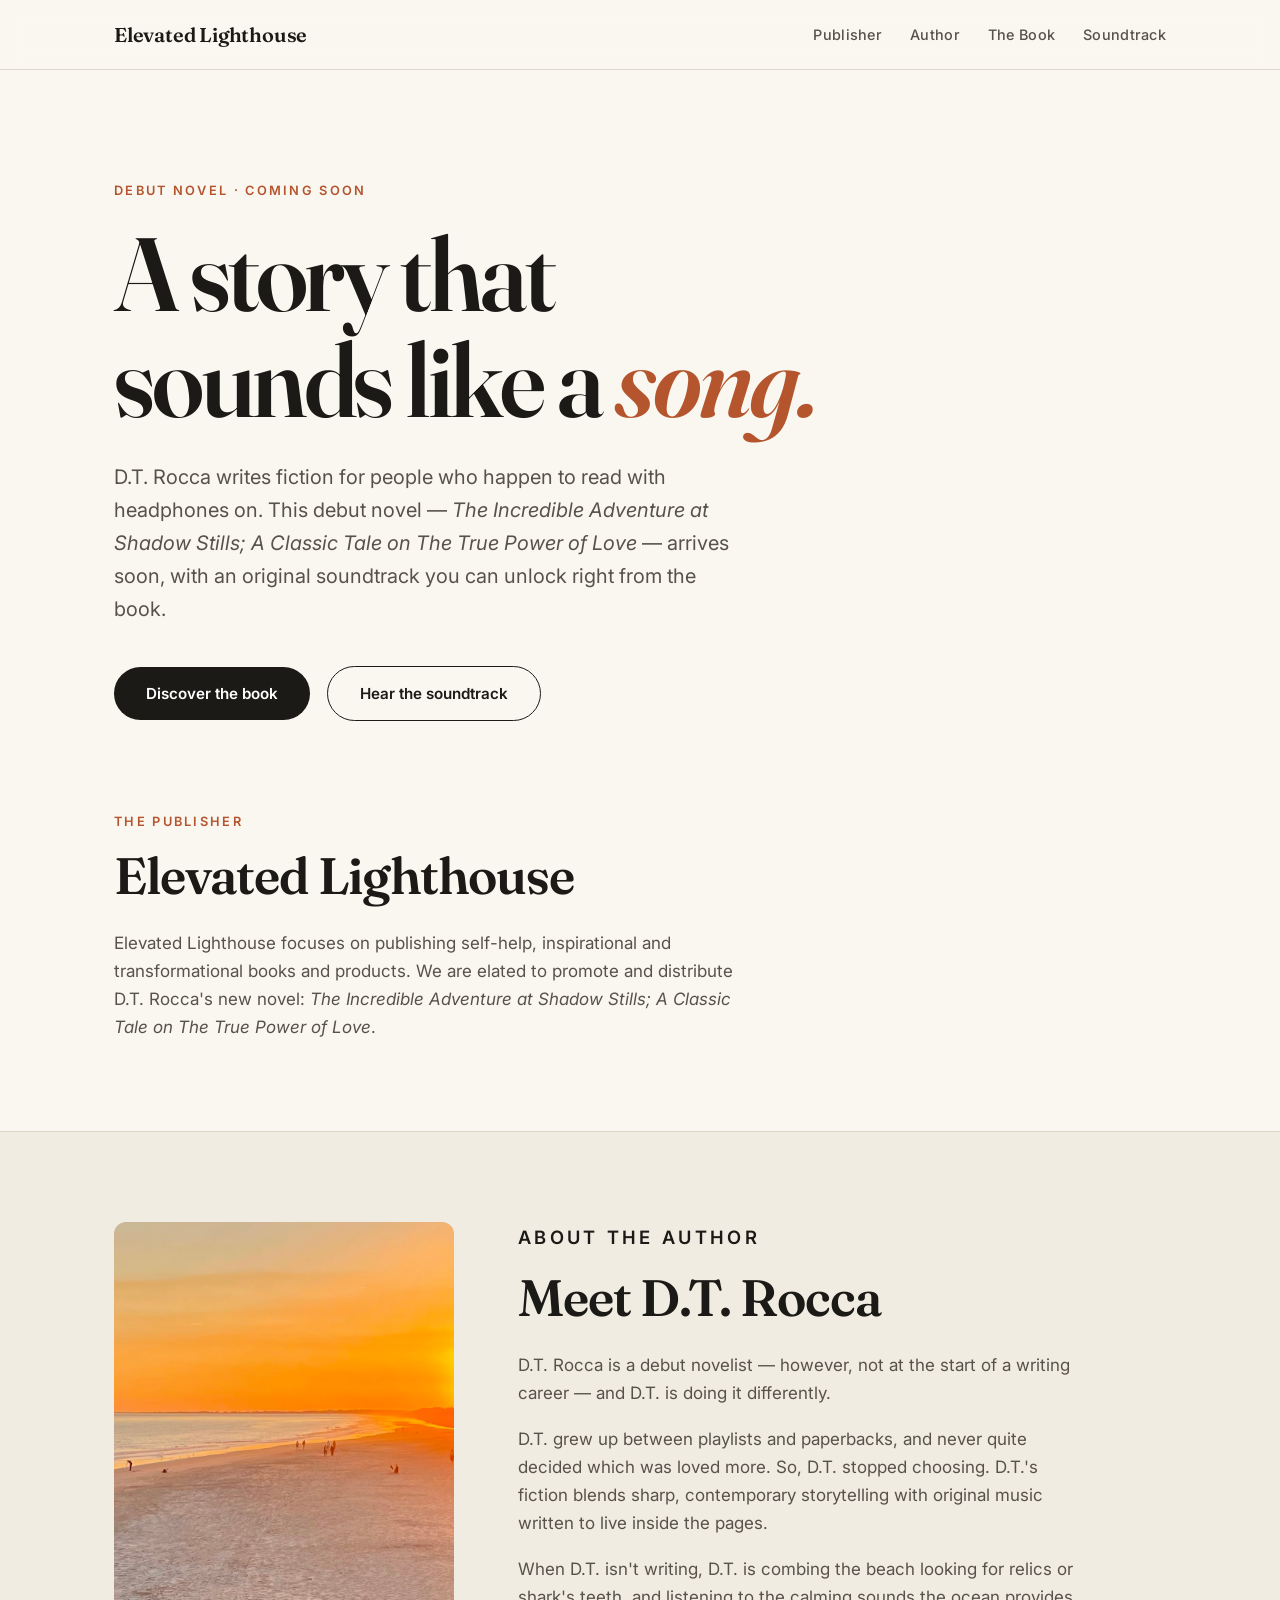
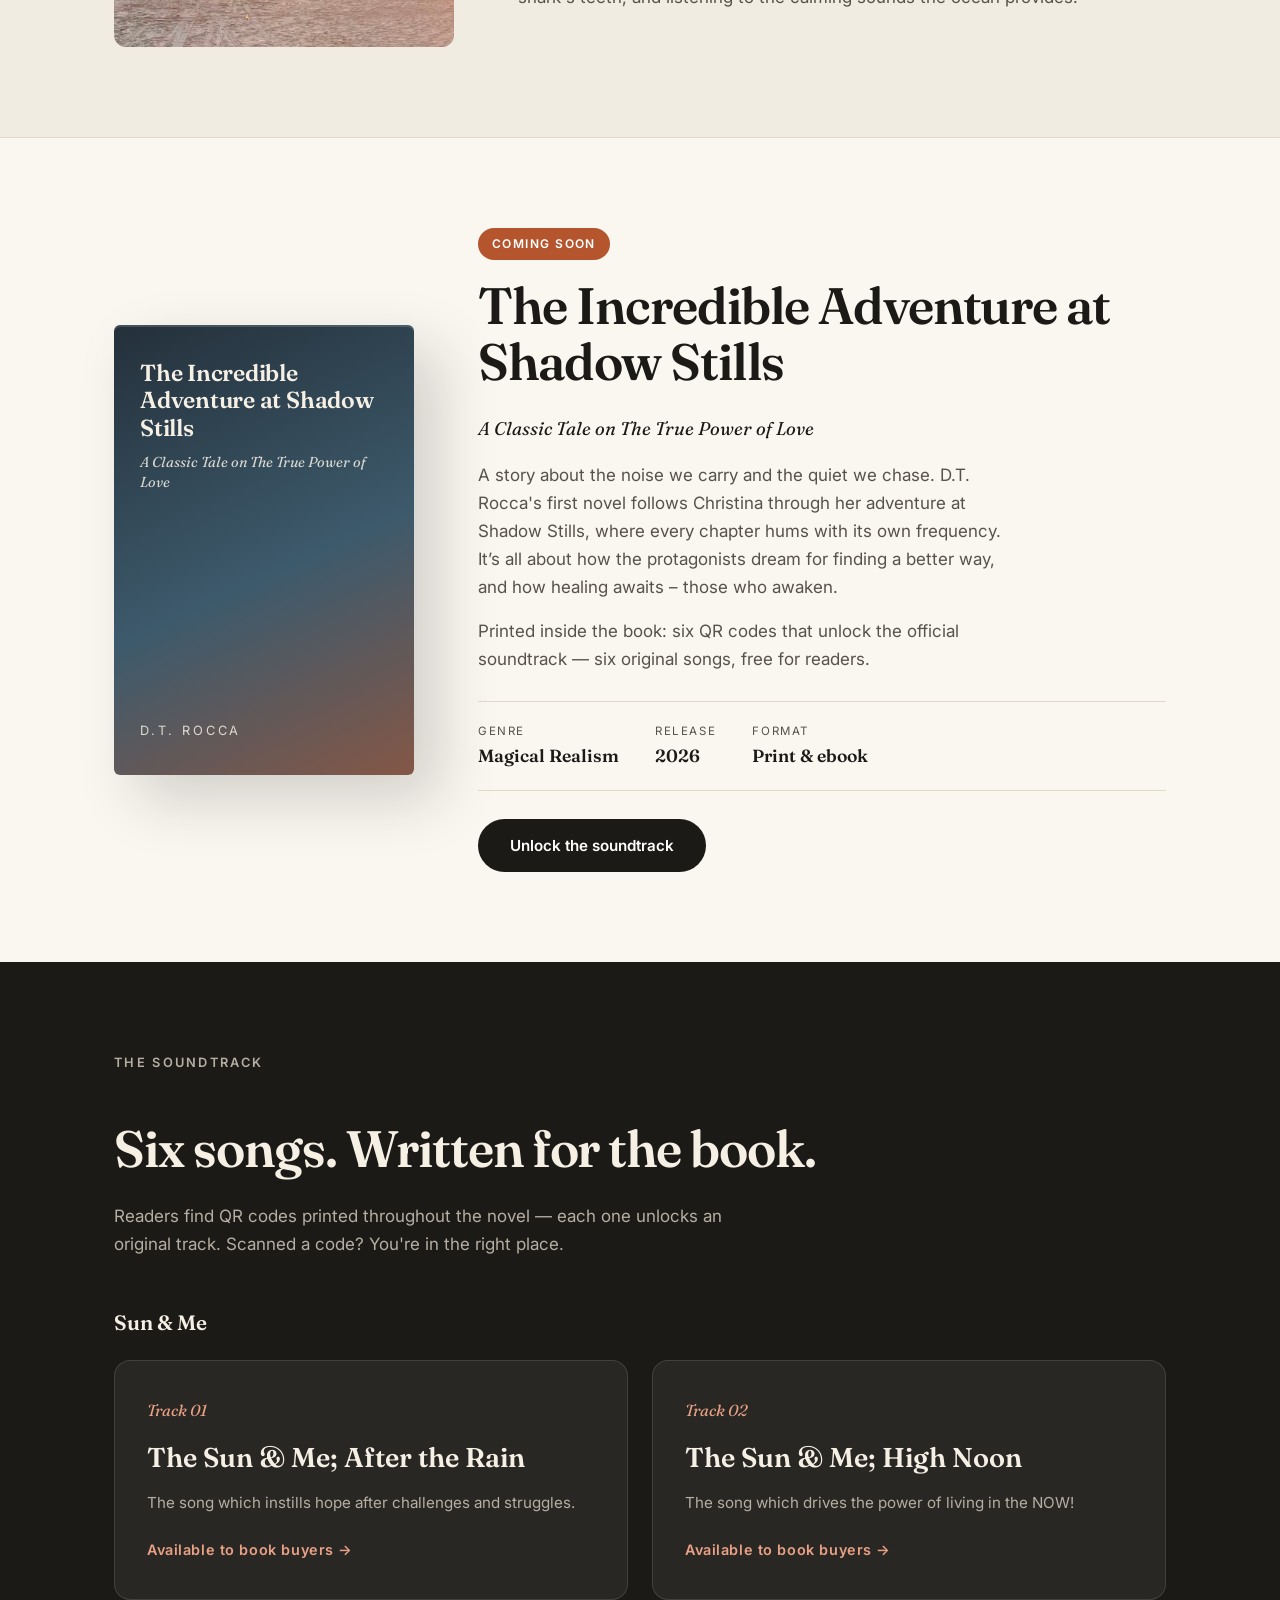
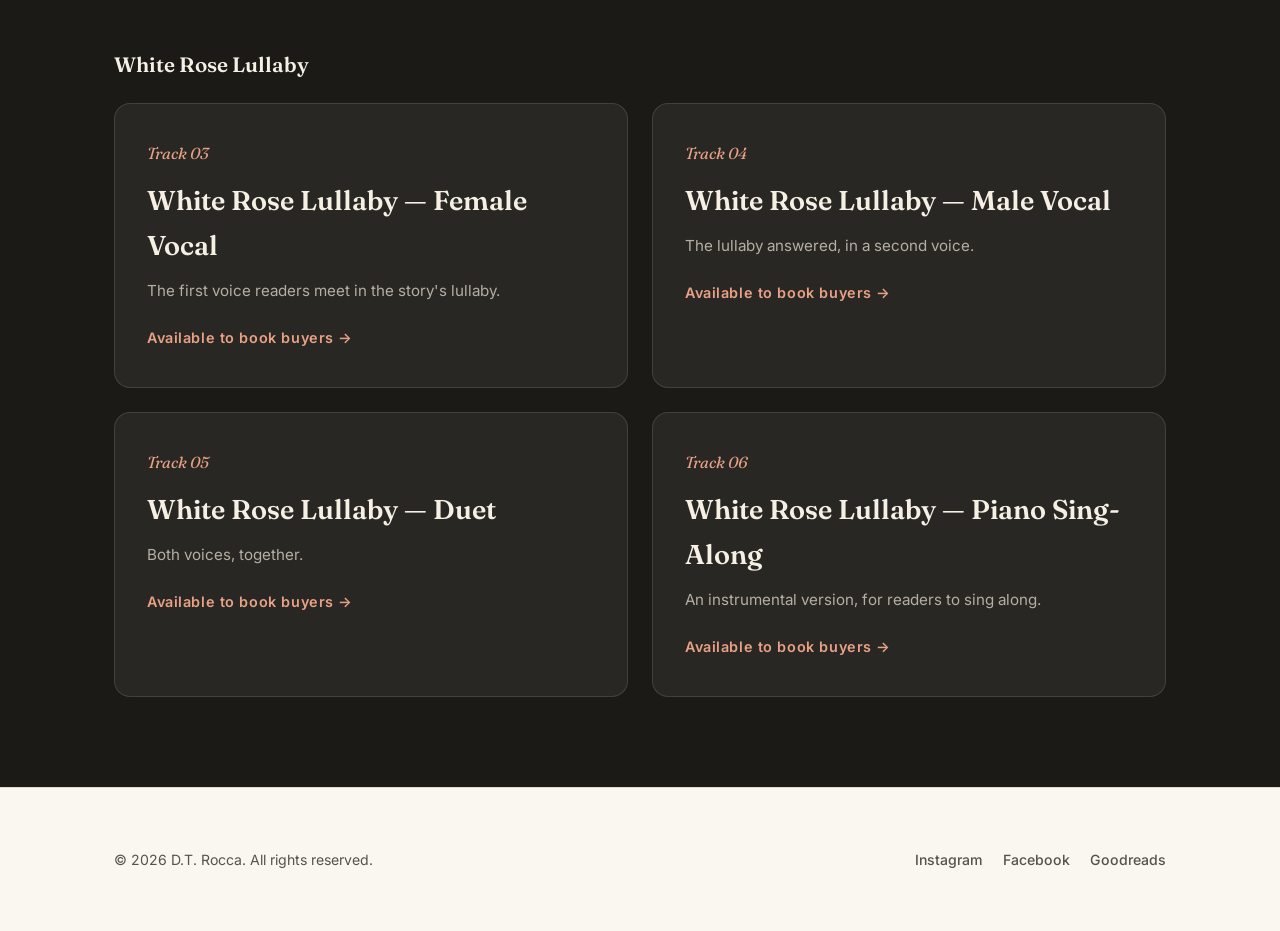
<file: index.html>
<!DOCTYPE html>
<html lang="en">
<head>
  <meta charset="UTF-8">
  <meta name="viewport" content="width=device-width, initial-scale=1.0">
  <title>Elevated Lighthouse — Publisher of D.T. Rocca</title>
  <meta name="description" content="Elevated Lighthouse publishes self-help, inspirational and transformational books. Coming soon: D.T. Rocca's debut novel, The Incredible Adventure at Shadow Stills — with an original six-song soundtrack.">
  <link rel="preconnect" href="https://fonts.googleapis.com">
  <link href="https://fonts.googleapis.com/css2?family=Fraunces:ital,wght@0,400;0,600;1,400&family=Inter:wght@400;500;600&display=swap" rel="stylesheet">
  <link rel="stylesheet" href="assets/css/style.css">
</head>
<body>

<nav>
  <div class="nav-inner">
    <a class="nav-logo" href="#">Elevated Lighthouse</a>
    <ul class="nav-links">
      <li><a href="#publisher">Publisher</a></li>
      <li><a href="#about">Author</a></li>
      <li><a href="#book">The Book</a></li>
      <li><a href="#soundtrack">Soundtrack</a></li>
    </ul>
  </div>
</nav>

<header class="hero">
  <div class="wrap">
    <p class="kicker reveal">Debut novel · Coming soon</p>
    <h1 class="reveal">A story that<br>sounds like a <em>song.</em></h1>
    <p class="lede reveal">D.T. Rocca writes fiction for people who happen to read with headphones on. This debut novel — <em>The Incredible Adventure at Shadow Stills; A Classic Tale on The True Power of Love</em> — arrives soon, with an original soundtrack you can unlock right from the book.</p>
    <div class="reveal">
      <a class="btn" href="#book">Discover the book</a>
      <a class="btn ghost" href="#soundtrack">Hear the soundtrack</a>
    </div>
  </div>
</header>

<section id="publisher" style="padding-top: 0;">
  <div class="wrap">
    <p class="section-label reveal">The publisher</p>
    <h2 class="reveal">Elevated Lighthouse</h2>
    <p class="reveal" style="color: var(--ink-soft); max-width: 620px;">Elevated Lighthouse focuses on publishing self-help, inspirational and transformational books and products. We are elated to promote and distribute D.T. Rocca's new novel: <em>The Incredible Adventure at Shadow Stills; A Classic Tale on The True Power of Love</em>.</p>
  </div>
</section>

<section class="about" id="about">
  <div class="wrap">
    <div class="about-grid">
      <div class="portrait reveal">
        <img src="assets/img/dan.jpg" alt="D.T. Rocca" style="width:100%;height:100%;object-fit:cover;border-radius:12px;">
      </div>
      <div class="about-text reveal">
        <p class="section-label">About the author</p>
        <h2>Meet D.T. Rocca</h2>
        <p>D.T. Rocca is a debut novelist — however, not at the start of a writing career — and D.T. is doing it differently.</p>
        <p>D.T. grew up between playlists and paperbacks, and never quite decided which was loved more. So, D.T. stopped choosing. D.T.'s fiction blends sharp, contemporary storytelling with original music written to live inside the pages.</p>
        <p>When D.T. isn't writing, D.T. is combing the beach looking for relics or shark's teeth, and listening to the calming sounds the ocean provides.</p>
      </div>
    </div>
  </div>
</section>

<section id="book">
  <div class="wrap">
    <div class="book-grid">
      <div class="book-cover reveal">
        <div>
          <span class="bc-title">The Incredible Adventure at Shadow Stills</span>
          <span class="bc-sub">A Classic Tale on The True Power of Love</span>
        </div>
        <span class="bc-author">D.T. Rocca</span>
      </div>
      <div class="book-info reveal">
        <span class="badge">Coming soon</span>
        <h2>The Incredible Adventure at Shadow Stills</h2>
        <p style="font-family: var(--serif); font-style: italic; font-size: 1.15rem; color: var(--ink);">A Classic Tale on The True Power of Love</p>
        <p> A story about the noise we carry and the quiet we chase. D.T. Rocca's first novel follows Christina through her adventure at Shadow Stills, where every chapter hums with its own frequency. It’s all about how the protagonists dream for finding a better way, and how healing awaits – those who awaken.</p>
        <p>Printed inside the book: six QR codes that unlock the official soundtrack — six original songs, free for readers.</p>
        <div class="book-meta">
          <div><span class="k">Genre</span><span class="v">Magical Realism</span></div>
          <div><span class="k">Release</span><span class="v">2026</span></div>
          <div><span class="k">Format</span><span class="v">Print &amp; ebook</span></div>
        </div>
        <a class="btn" href="#soundtrack">Unlock the soundtrack</a>
      </div>
    </div>
  </div>
</section>

<section class="soundtrack" id="soundtrack">
  <div class="wrap">
    <p class="section-label reveal">The soundtrack</p>
    <h2 class="reveal">Six songs. Written for the book.</h2>
    <p class="reveal">Readers find QR codes printed throughout the novel — each one unlocks an original track. Scanned a code? You're in the right place.</p>

    <div class="tracks-group reveal">
      <h3 class="tracks-group-title">Sun &amp; Me</h3>
      <div class="tracks">
        <div class="track-card reveal">
          <span class="track-num">Track 01</span>
          <h3>The Sun &amp; Me; After the Rain</h3>
          <p>The song which instills hope after challenges and struggles.</p>
          <span class="listen">Available to book buyers →</span>
        </div>
        <div class="track-card reveal">
          <span class="track-num">Track 02</span>
          <h3>The Sun &amp; Me; High Noon</h3>
          <p>The song which drives the power of living in the NOW!</p>
          <span class="listen">Available to book buyers →</span>
        </div>
      </div>
    </div>

    <div class="tracks-group reveal">
      <h3 class="tracks-group-title">White Rose Lullaby</h3>
      <div class="tracks">
        <div class="track-card reveal">
          <span class="track-num">Track 03</span>
          <h3>White Rose Lullaby — Female Vocal</h3>
          <p>The first voice readers meet in the story's lullaby.</p>
          <span class="listen">Available to book buyers →</span>
        </div>
        <div class="track-card reveal">
          <span class="track-num">Track 04</span>
          <h3>White Rose Lullaby — Male Vocal</h3>
          <p>The lullaby answered, in a second voice.</p>
          <span class="listen">Available to book buyers →</span>
        </div>
        <div class="track-card reveal">
          <span class="track-num">Track 05</span>
          <h3>White Rose Lullaby — Duet</h3>
          <p>Both voices, together.</p>
          <span class="listen">Available to book buyers →</span>
        </div>
        <div class="track-card reveal">
          <span class="track-num">Track 06</span>
          <h3>White Rose Lullaby — Piano Sing-Along</h3>
          <p>An instrumental version, for readers to sing along.</p>
          <span class="listen">Available to book buyers →</span>
        </div>
      </div>
    </div>
  </div>
</section>

<footer>
  <div class="wrap footer-inner">
    <p>© 2026 D.T. Rocca. All rights reserved.</p>
    <div class="socials">
      <a href="#">Instagram</a>
      <a href="#">Facebook</a>
      <a href="#">Goodreads</a>
    </div>
  </div>
</footer>

<script>
  const io = new IntersectionObserver(es => es.forEach(e => {
    if (e.isIntersecting) { e.target.classList.add('visible'); io.unobserve(e.target); }
  }), { threshold: 0.12 });
  document.querySelectorAll('.reveal').forEach(el => io.observe(el));
</script>
</body>
</html>
</file>
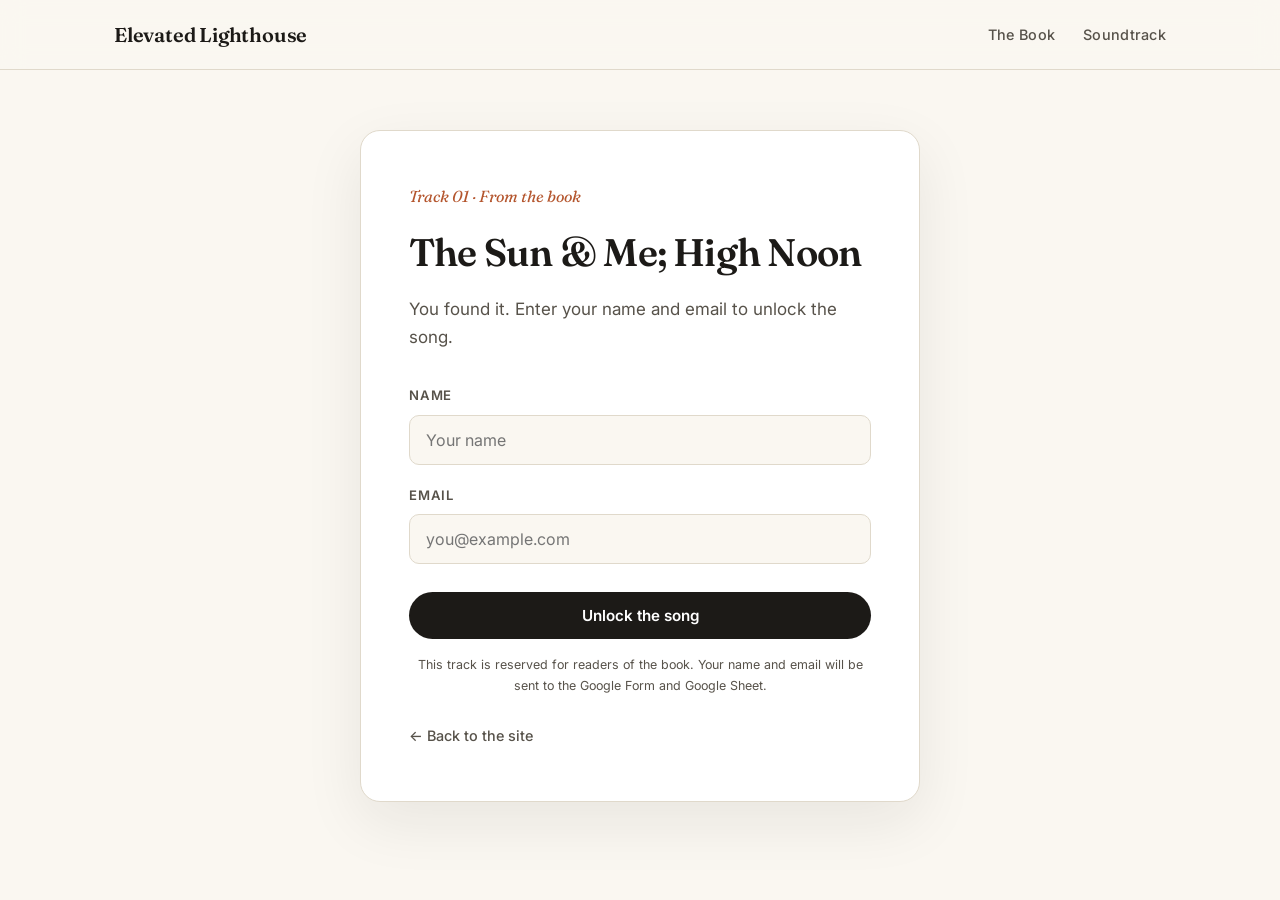
<file: song1.html>
<!DOCTYPE html>
<html lang="en">
<head>
  <meta charset="UTF-8">
  <meta name="viewport" content="width=device-width, initial-scale=1.0">
  <title>The Sun & Me; High Noon — D.T. Rocca</title>
  <meta name="description" content="Unlock 'The Sun & Me; High Noon' — an original track from D.T. Rocca's debut novel, The Incredible Adventure at Shadow Stills.">
  <link rel="preconnect" href="https://fonts.googleapis.com">
  <link href="https://fonts.googleapis.com/css2?family=Fraunces:ital,wght@0,400;0,600;1,400&family=Inter:wght@400;500;600&display=swap" rel="stylesheet">
  <link rel="stylesheet" href="assets/css/style.css">
</head>
<body>

<nav>
  <div class="nav-inner">
    <a class="nav-logo" href="index.html">Elevated Lighthouse</a>
    <ul class="nav-links">
      <li><a href="index.html#book">The Book</a></li>
      <li><a href="index.html#soundtrack">Soundtrack</a></li>
    </ul>
  </div>
</nav>

<main class="song-page">
  <div class="wrap">
    <div class="song-card">
      <span class="track-num">Track 01 · From the book</span>
      <h1>The Sun &amp; Me; High Noon</h1>

      <div class="gate" id="gate">
        <p class="sub">You found it. Enter your name and email to unlock the song.</p>
        <form id="unlock-form">
          <div class="field">
            <label for="name">Name</label>
            <input type="text" id="name" name="name" required autocomplete="name" placeholder="Your name">
          </div>
          <div class="field">
            <label for="email">Email</label>
            <input type="email" id="email" name="email" required autocomplete="email" placeholder="you@example.com">
          </div>
          <button class="btn" type="submit">Unlock the song</button>
          <p class="fineprint" id="access-message">This track is reserved for readers of the book. Your name and email will be sent to the Google Form and Google Sheet.</p>
        </form>
      </div>

      <div class="player" id="player">
        <p class="thanks" id="thanks">Enjoy the track.</p>
        <audio controls preload="metadata" src="assets/audio/song-1-high-noon.mp3"></audio>
        <a class="btn" href="assets/audio/song-1-high-noon.mp3" download="D.T. Rocca - The Sun & Me; High Noon.mp3">Download MP3</a>
      </div>

      <a class="back-link" href="index.html">← Back to the site</a>
    </div>
  </div>
</main>

<script>
/* ============================================================
   GOOGLE FORM SETUP (see README.md, step 3)
   Replace the three placeholder values below with the ones
   from your Google Form. Until then, the page still works —
   it just won't record submissions.
   ============================================================ */
const GOOGLE_FORM = {
  formId:     "1FAIpQLScpxImgHjw2cyqSU5v4x2XbGDVwj7Vu0P5uckMqoClORRByzg",   // Google Form ID
  nameEntry:  "entry.2109690052",   // field ID for "Name"
  emailEntry: "entry.1068487941",   // field ID for "Email"
  songField:  "entry.1078256840"    // field ID for "Song"
};
const SONG_NAME = "The Sun & Me; High Noon";
const STORAGE_KEY = "dr_unlocked_song1";
const ACCESS_STORAGE_KEY = "dr_book_access";

const gate = document.getElementById("gate");
const player = document.getElementById("player");

function showPlayer(name) {
  if (name) document.getElementById("thanks").textContent = `Thanks, ${name} — enjoy the track.`;
  gate.classList.add("hidden");
  player.classList.add("active");
}

function grantAccess(name, email) {
  try { localStorage.setItem(STORAGE_KEY, JSON.stringify({ name, email })); } catch (e) {}
  try { localStorage.setItem(ACCESS_STORAGE_KEY, "granted"); } catch (e) {}
  showPlayer(name);
}

function submitToGoogleForm(name, email) {
  if (!GOOGLE_FORM.formId || !GOOGLE_FORM.nameEntry || !GOOGLE_FORM.emailEntry) return;

  const data = new FormData();
  data.append(GOOGLE_FORM.nameEntry, name);
  data.append(GOOGLE_FORM.emailEntry, email);
  if (GOOGLE_FORM.songField) data.append(GOOGLE_FORM.songField, SONG_NAME);

  fetch(`https://docs.google.com/forms/d/e/${GOOGLE_FORM.formId}/formResponse`, {
    method: "POST", mode: "no-cors", body: data
  }).catch(() => {});
}

try {
  const saved = JSON.parse(localStorage.getItem(STORAGE_KEY));
  const granted = localStorage.getItem(ACCESS_STORAGE_KEY) === "granted";
  if (saved || granted) {
    grantAccess(saved?.name || "", saved?.email || "");
  }
} catch (e) {}

document.getElementById("unlock-form").addEventListener("submit", function (e) {
  e.preventDefault();
  const name = document.getElementById("name").value.trim();
  const email = document.getElementById("email").value.trim();
  const accessMessage = document.getElementById("access-message");

  submitToGoogleForm(name, email);
  grantAccess(name, email);
});
</script>
</body>
</html>
</file>
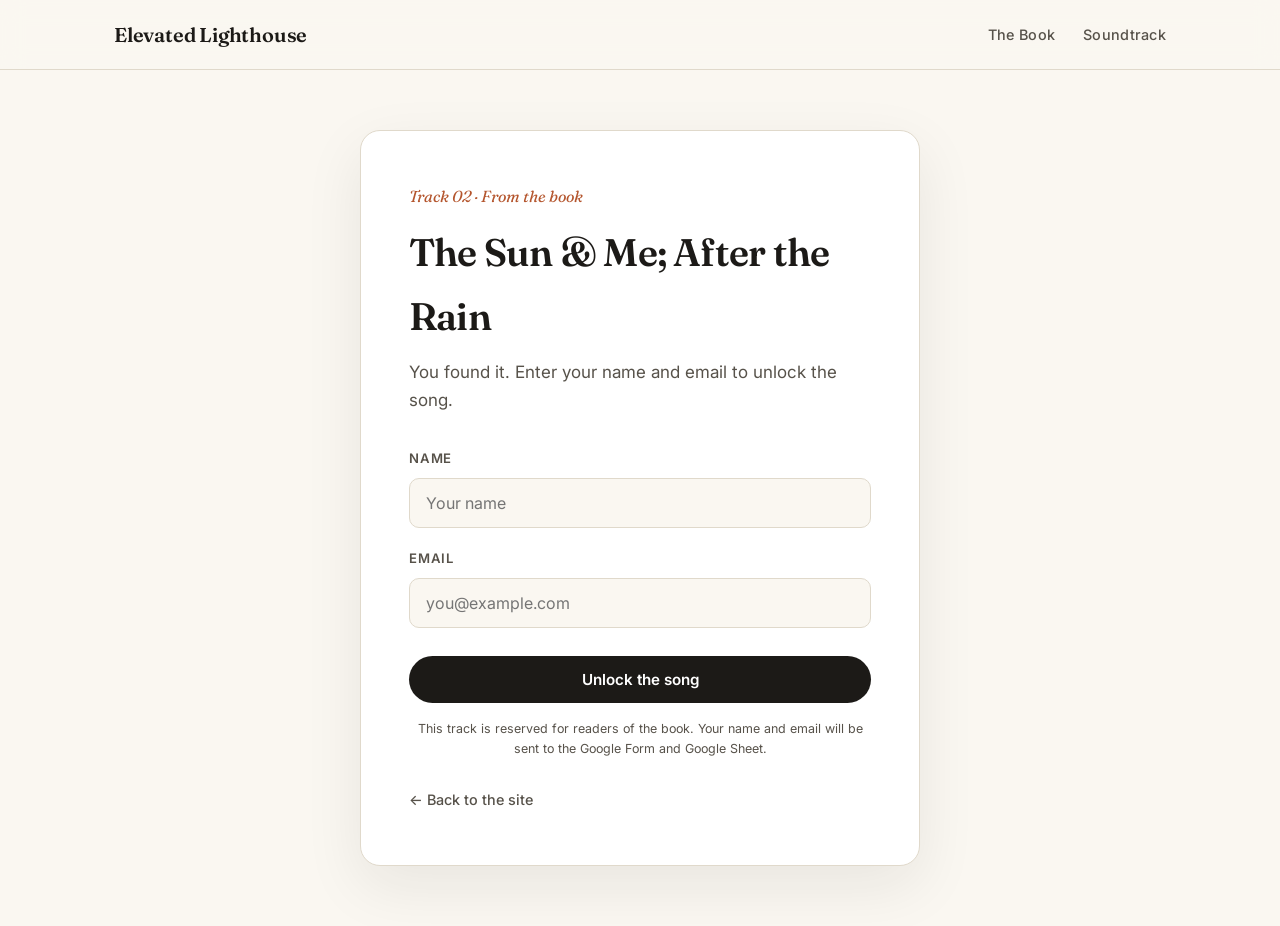
<file: song2.html>
<!DOCTYPE html>
<html lang="en">
<head>
  <meta charset="UTF-8">
  <meta name="viewport" content="width=device-width, initial-scale=1.0">
  <title>The Sun & Me; After the Rain — D.T. Rocca</title>
  <meta name="description" content="Unlock 'The Sun & Me; After the Rain' — an original track from D.T. Rocca's debut novel, The Incredible Adventure at Shadow Stills.">
  <link rel="preconnect" href="https://fonts.googleapis.com">
  <link href="https://fonts.googleapis.com/css2?family=Fraunces:ital,wght@0,400;0,600;1,400&family=Inter:wght@400;500;600&display=swap" rel="stylesheet">
  <link rel="stylesheet" href="assets/css/style.css">
</head>
<body>

<nav>
  <div class="nav-inner">
    <a class="nav-logo" href="index.html">Elevated Lighthouse</a>
    <ul class="nav-links">
      <li><a href="index.html#book">The Book</a></li>
      <li><a href="index.html#soundtrack">Soundtrack</a></li>
    </ul>
  </div>
</nav>

<main class="song-page">
  <div class="wrap">
    <div class="song-card">
      <span class="track-num">Track 02 · From the book</span>
      <h1>The Sun &amp; Me; After the Rain</h1>

      <div class="gate" id="gate">
        <p class="sub">You found it. Enter your name and email to unlock the song.</p>
        <form id="unlock-form">
          <div class="field">
            <label for="name">Name</label>
            <input type="text" id="name" name="name" required autocomplete="name" placeholder="Your name">
          </div>
          <div class="field">
            <label for="email">Email</label>
            <input type="email" id="email" name="email" required autocomplete="email" placeholder="you@example.com">
          </div>
          <button class="btn" type="submit">Unlock the song</button>
          <p class="fineprint" id="access-message">This track is reserved for readers of the book. Your name and email will be sent to the Google Form and Google Sheet.</p>
        </form>
      </div>

      <div class="player" id="player">
        <p class="thanks" id="thanks">Enjoy the track.</p>
        <audio controls preload="metadata" src="assets/audio/song-2-after-the-rain.mp3"></audio>
        <a class="btn" href="assets/audio/song-2-after-the-rain.mp3" download="D.T. Rocca - The Sun & Me; After the Rain.mp3">Download MP3</a>
      </div>

      <a class="back-link" href="index.html">← Back to the site</a>
    </div>
  </div>
</main>

<script>
/* ============================================================
   GOOGLE FORM SETUP (see README.md, step 3)
   Replace the three placeholder values below with the ones
   from your Google Form. Until then, the page still works —
   it just won't record submissions.
   ============================================================ */
const GOOGLE_FORM = {
  formId:     "1FAIpQLScpxImgHjw2cyqSU5v4x2XbGDVwj7Vu0P5uckMqoClORRByzg",   // Google Form ID
  nameEntry:  "entry.2109690052",   // field ID for "Name"
  emailEntry: "entry.1068487941",   // field ID for "Email"
  songField:  "entry.1078256840"    // field ID for "Song"
};
const SONG_NAME = "The Sun & Me; After the Rain";
const STORAGE_KEY = "dr_unlocked_song2";
const ACCESS_STORAGE_KEY = "dr_book_access";

const gate = document.getElementById("gate");
const player = document.getElementById("player");

function showPlayer(name) {
  if (name) document.getElementById("thanks").textContent = `Thanks, ${name} — enjoy the track.`;
  gate.classList.add("hidden");
  player.classList.add("active");
}

function grantAccess(name, email) {
  try { localStorage.setItem(STORAGE_KEY, JSON.stringify({ name, email })); } catch (e) {}
  try { localStorage.setItem(ACCESS_STORAGE_KEY, "granted"); } catch (e) {}
  showPlayer(name);
}

function submitToGoogleForm(name, email) {
  if (!GOOGLE_FORM.formId || !GOOGLE_FORM.nameEntry || !GOOGLE_FORM.emailEntry) return;

  const data = new FormData();
  data.append(GOOGLE_FORM.nameEntry, name);
  data.append(GOOGLE_FORM.emailEntry, email);
  if (GOOGLE_FORM.songField) data.append(GOOGLE_FORM.songField, SONG_NAME);

  fetch(`https://docs.google.com/forms/d/e/${GOOGLE_FORM.formId}/formResponse`, {
    method: "POST", mode: "no-cors", body: data
  }).catch(() => {});
}

try {
  const saved = JSON.parse(localStorage.getItem(STORAGE_KEY));
  const granted = localStorage.getItem(ACCESS_STORAGE_KEY) === "granted";
  if (saved || granted) {
    grantAccess(saved?.name || "", saved?.email || "");
  }
} catch (e) {}

document.getElementById("unlock-form").addEventListener("submit", function (e) {
  e.preventDefault();
  const name = document.getElementById("name").value.trim();
  const email = document.getElementById("email").value.trim();
  const accessMessage = document.getElementById("access-message");

  submitToGoogleForm(name, email);
  grantAccess(name, email);
});
</script>
</body>
</html>
</file>
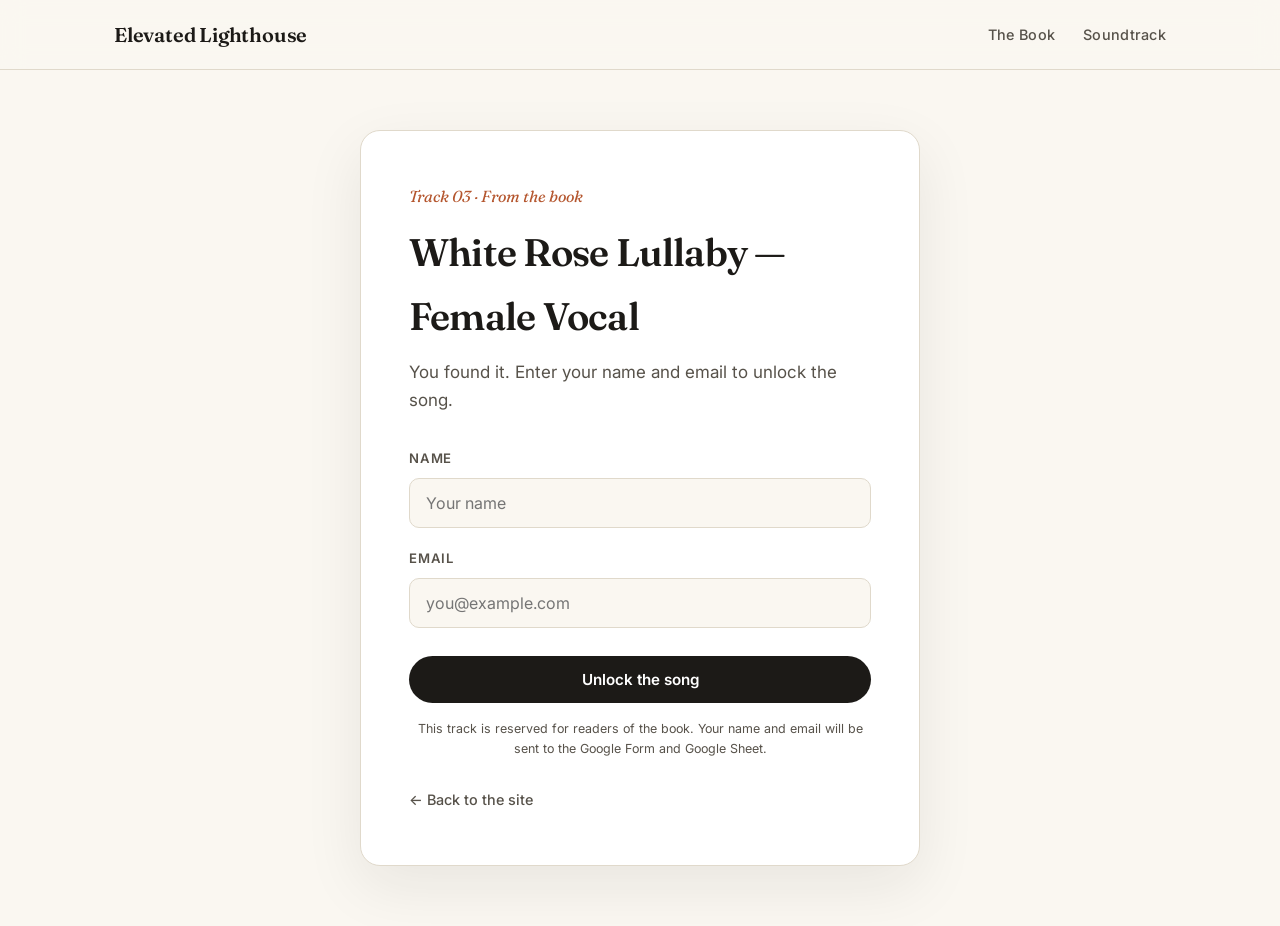
<file: song3.html>
<!DOCTYPE html>
<html lang="en">
<head>
  <meta charset="UTF-8">
  <meta name="viewport" content="width=device-width, initial-scale=1.0">
  <title>White Rose Lullaby — Female Vocal — D.T. Rocca</title>
  <meta name="description" content="Unlock 'White Rose Lullaby — Female Vocal' — an original track from D.T. Rocca's debut novel, The Incredible Adventure at Shadow Stills.">
  <link rel="preconnect" href="https://fonts.googleapis.com">
  <link href="https://fonts.googleapis.com/css2?family=Fraunces:ital,wght@0,400;0,600;1,400&family=Inter:wght@400;500;600&display=swap" rel="stylesheet">
  <link rel="stylesheet" href="assets/css/style.css">
</head>
<body>

<nav>
  <div class="nav-inner">
    <a class="nav-logo" href="index.html">Elevated Lighthouse</a>
    <ul class="nav-links">
      <li><a href="index.html#book">The Book</a></li>
      <li><a href="index.html#soundtrack">Soundtrack</a></li>
    </ul>
  </div>
</nav>

<main class="song-page">
  <div class="wrap">
    <div class="song-card">
      <span class="track-num">Track 03 · From the book</span>
      <h1>White Rose Lullaby — Female Vocal</h1>

      <div class="gate" id="gate">
        <p class="sub">You found it. Enter your name and email to unlock the song.</p>
        <form id="unlock-form">
          <div class="field">
            <label for="name">Name</label>
            <input type="text" id="name" name="name" required autocomplete="name" placeholder="Your name">
          </div>
          <div class="field">
            <label for="email">Email</label>
            <input type="email" id="email" name="email" required autocomplete="email" placeholder="you@example.com">
          </div>
          <button class="btn" type="submit">Unlock the song</button>
          <p class="fineprint" id="access-message">This track is reserved for readers of the book. Your name and email will be sent to the Google Form and Google Sheet.</p>
        </form>
      </div>

      <div class="player" id="player">
        <p class="thanks" id="thanks">Enjoy the track.</p>
        <audio controls preload="metadata" src="assets/audio/song-3-white-rose-female.mp3"></audio>
        <a class="btn" href="assets/audio/song-3-white-rose-female.mp3" download="D.T. Rocca - White Rose Lullaby - Female Vocal.mp3">Download MP3</a>
      </div>

      <a class="back-link" href="index.html">← Back to the site</a>
    </div>
  </div>
</main>

<script>
/* ============================================================
   GOOGLE FORM SETUP (see README.md, step 3)
   Replace the three placeholder values below with the ones
   from your Google Form. Until then, the page still works —
   it just won't record submissions.
   ============================================================ */
const GOOGLE_FORM = {
  formId:     "1FAIpQLScpxImgHjw2cyqSU5v4x2XbGDVwj7Vu0P5uckMqoClORRByzg",   // Google Form ID
  nameEntry:  "entry.2109690052",   // field ID for "Name"
  emailEntry: "entry.1068487941",   // field ID for "Email"
  songField:  "entry.1078256840"    // field ID for "Song"
};
const SONG_NAME = "White Rose Lullaby — Female Vocal";
const STORAGE_KEY = "dr_unlocked_song3";
const ACCESS_STORAGE_KEY = "dr_book_access";

const gate = document.getElementById("gate");
const player = document.getElementById("player");

function showPlayer(name) {
  if (name) document.getElementById("thanks").textContent = `Thanks, ${name} — enjoy the track.`;
  gate.classList.add("hidden");
  player.classList.add("active");
}

function grantAccess(name, email) {
  try { localStorage.setItem(STORAGE_KEY, JSON.stringify({ name, email })); } catch (e) {}
  try { localStorage.setItem(ACCESS_STORAGE_KEY, "granted"); } catch (e) {}
  showPlayer(name);
}

function submitToGoogleForm(name, email) {
  if (!GOOGLE_FORM.formId || !GOOGLE_FORM.nameEntry || !GOOGLE_FORM.emailEntry) return;

  const data = new FormData();
  data.append(GOOGLE_FORM.nameEntry, name);
  data.append(GOOGLE_FORM.emailEntry, email);
  if (GOOGLE_FORM.songField) data.append(GOOGLE_FORM.songField, SONG_NAME);

  fetch(`https://docs.google.com/forms/d/e/${GOOGLE_FORM.formId}/formResponse`, {
    method: "POST", mode: "no-cors", body: data
  }).catch(() => {});
}

try {
  const saved = JSON.parse(localStorage.getItem(STORAGE_KEY));
  const granted = localStorage.getItem(ACCESS_STORAGE_KEY) === "granted";
  if (saved || granted) {
    grantAccess(saved?.name || "", saved?.email || "");
  }
} catch (e) {}

document.getElementById("unlock-form").addEventListener("submit", function (e) {
  e.preventDefault();
  const name = document.getElementById("name").value.trim();
  const email = document.getElementById("email").value.trim();
  const accessMessage = document.getElementById("access-message");

  submitToGoogleForm(name, email);
  grantAccess(name, email);
});
</script>
</body>
</html>
</file>
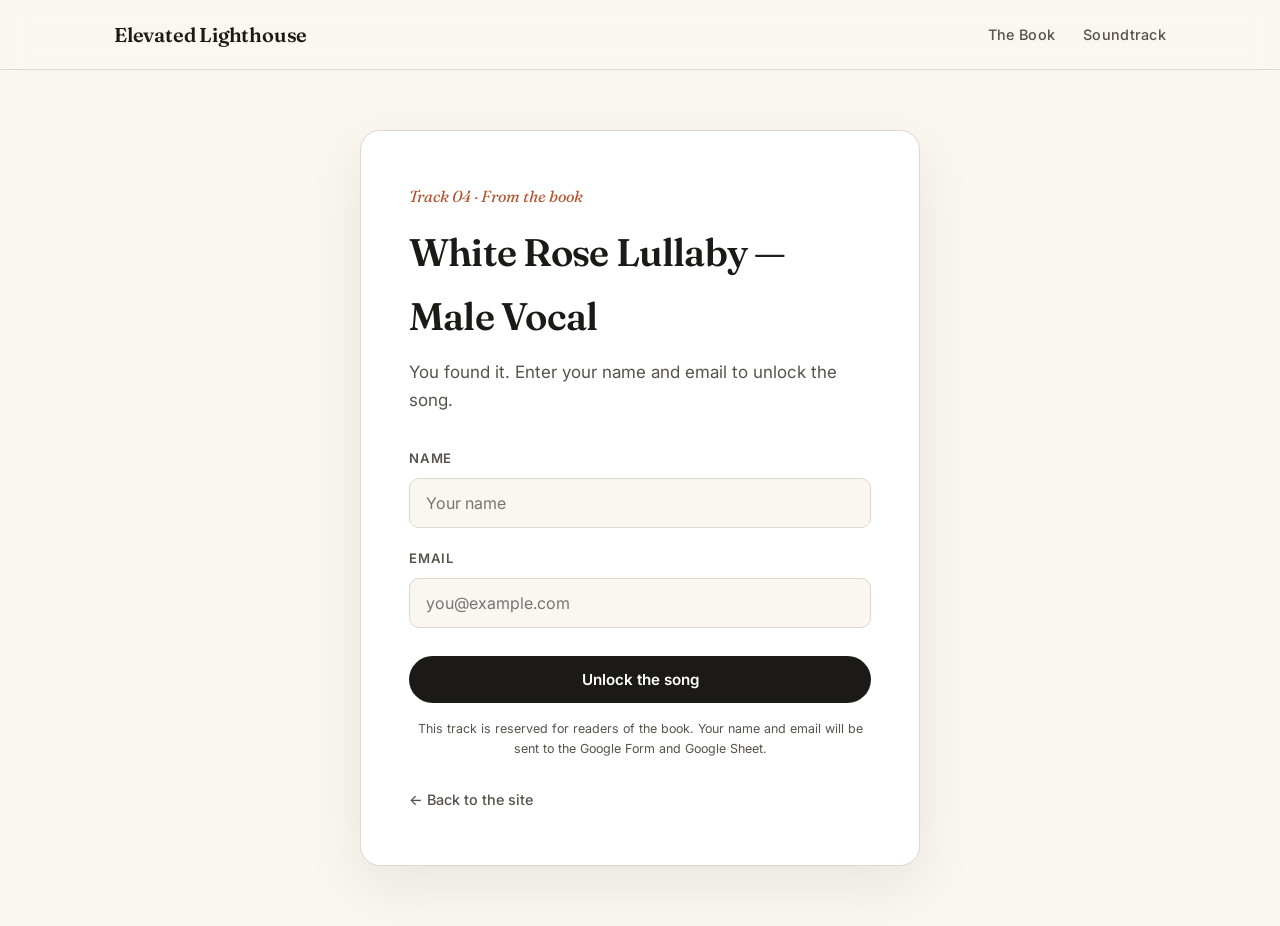
<file: song4.html>
<!DOCTYPE html>
<html lang="en">
<head>
  <meta charset="UTF-8">
  <meta name="viewport" content="width=device-width, initial-scale=1.0">
  <title>White Rose Lullaby — Male Vocal — D.T. Rocca</title>
  <meta name="description" content="Unlock 'White Rose Lullaby — Male Vocal' — an original track from D.T. Rocca's debut novel, The Incredible Adventure at Shadow Stills.">
  <link rel="preconnect" href="https://fonts.googleapis.com">
  <link href="https://fonts.googleapis.com/css2?family=Fraunces:ital,wght@0,400;0,600;1,400&family=Inter:wght@400;500;600&display=swap" rel="stylesheet">
  <link rel="stylesheet" href="assets/css/style.css">
</head>
<body>

<nav>
  <div class="nav-inner">
    <a class="nav-logo" href="index.html">Elevated Lighthouse</a>
    <ul class="nav-links">
      <li><a href="index.html#book">The Book</a></li>
      <li><a href="index.html#soundtrack">Soundtrack</a></li>
    </ul>
  </div>
</nav>

<main class="song-page">
  <div class="wrap">
    <div class="song-card">
      <span class="track-num">Track 04 · From the book</span>
      <h1>White Rose Lullaby — Male Vocal</h1>

      <div class="gate" id="gate">
        <p class="sub">You found it. Enter your name and email to unlock the song.</p>
        <form id="unlock-form">
          <div class="field">
            <label for="name">Name</label>
            <input type="text" id="name" name="name" required autocomplete="name" placeholder="Your name">
          </div>
          <div class="field">
            <label for="email">Email</label>
            <input type="email" id="email" name="email" required autocomplete="email" placeholder="you@example.com">
          </div>
          <button class="btn" type="submit">Unlock the song</button>
          <p class="fineprint" id="access-message">This track is reserved for readers of the book. Your name and email will be sent to the Google Form and Google Sheet.</p>
        </form>
      </div>

      <div class="player" id="player">
        <p class="thanks" id="thanks">Enjoy the track.</p>
        <audio controls preload="metadata" src="assets/audio/song-4-white-rose-male.mp3"></audio>
        <a class="btn" href="assets/audio/song-4-white-rose-male.mp3" download="D.T. Rocca - White Rose Lullaby - Male Vocal.mp3">Download MP3</a>
      </div>

      <a class="back-link" href="index.html">← Back to the site</a>
    </div>
  </div>
</main>

<script>
/* ============================================================
   GOOGLE FORM SETUP (see README.md, step 3)
   Replace the three placeholder values below with the ones
   from your Google Form. Until then, the page still works —
   it just won't record submissions.
   ============================================================ */
const GOOGLE_FORM = {
  formId:     "1FAIpQLScpxImgHjw2cyqSU5v4x2XbGDVwj7Vu0P5uckMqoClORRByzg",   // Google Form ID
  nameEntry:  "entry.2109690052",   // field ID for "Name"
  emailEntry: "entry.1068487941",   // field ID for "Email"
  songField:  "entry.1078256840"    // field ID for "Song"
};
const SONG_NAME = "White Rose Lullaby — Male Vocal";
const STORAGE_KEY = "dr_unlocked_song4";
const ACCESS_STORAGE_KEY = "dr_book_access";

const gate = document.getElementById("gate");
const player = document.getElementById("player");

function showPlayer(name) {
  if (name) document.getElementById("thanks").textContent = `Thanks, ${name} — enjoy the track.`;
  gate.classList.add("hidden");
  player.classList.add("active");
}

function grantAccess(name, email) {
  try { localStorage.setItem(STORAGE_KEY, JSON.stringify({ name, email })); } catch (e) {}
  try { localStorage.setItem(ACCESS_STORAGE_KEY, "granted"); } catch (e) {}
  showPlayer(name);
}

function submitToGoogleForm(name, email) {
  if (!GOOGLE_FORM.formId || !GOOGLE_FORM.nameEntry || !GOOGLE_FORM.emailEntry) return;

  const data = new FormData();
  data.append(GOOGLE_FORM.nameEntry, name);
  data.append(GOOGLE_FORM.emailEntry, email);
  if (GOOGLE_FORM.songField) data.append(GOOGLE_FORM.songField, SONG_NAME);

  fetch(`https://docs.google.com/forms/d/e/${GOOGLE_FORM.formId}/formResponse`, {
    method: "POST", mode: "no-cors", body: data
  }).catch(() => {});
}

try {
  const saved = JSON.parse(localStorage.getItem(STORAGE_KEY));
  const granted = localStorage.getItem(ACCESS_STORAGE_KEY) === "granted";
  if (saved || granted) {
    grantAccess(saved?.name || "", saved?.email || "");
  }
} catch (e) {}

document.getElementById("unlock-form").addEventListener("submit", function (e) {
  e.preventDefault();
  const name = document.getElementById("name").value.trim();
  const email = document.getElementById("email").value.trim();
  const accessMessage = document.getElementById("access-message");

  submitToGoogleForm(name, email);
  grantAccess(name, email);
});
</script>
</body>
</html>
</file>
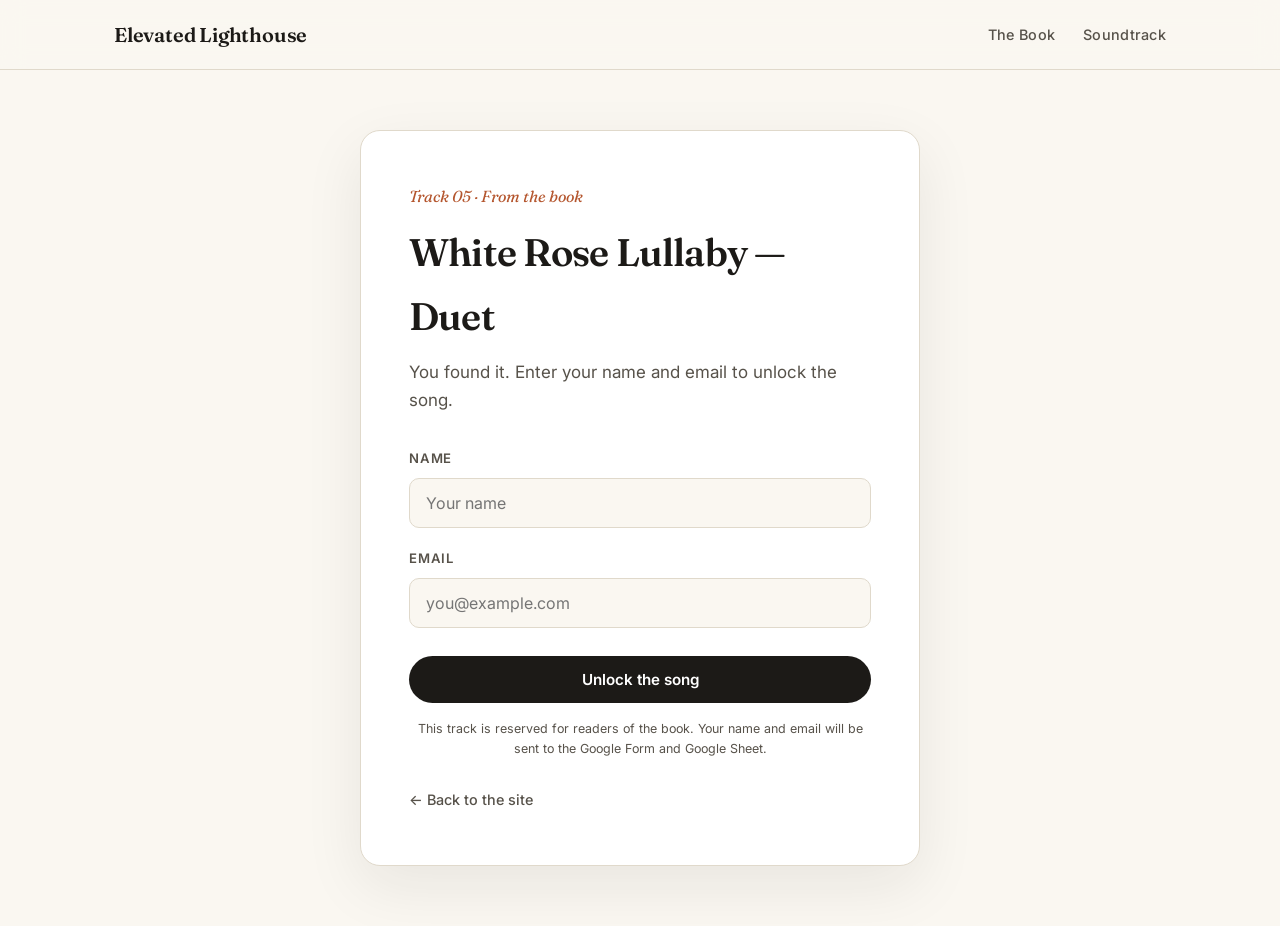
<file: song5.html>
<!DOCTYPE html>
<html lang="en">
<head>
  <meta charset="UTF-8">
  <meta name="viewport" content="width=device-width, initial-scale=1.0">
  <title>White Rose Lullaby — Duet — D.T. Rocca</title>
  <meta name="description" content="Unlock 'White Rose Lullaby — Duet' — an original track from D.T. Rocca's debut novel, The Incredible Adventure at Shadow Stills.">
  <link rel="preconnect" href="https://fonts.googleapis.com">
  <link href="https://fonts.googleapis.com/css2?family=Fraunces:ital,wght@0,400;0,600;1,400&family=Inter:wght@400;500;600&display=swap" rel="stylesheet">
  <link rel="stylesheet" href="assets/css/style.css">
</head>
<body>

<nav>
  <div class="nav-inner">
    <a class="nav-logo" href="index.html">Elevated Lighthouse</a>
    <ul class="nav-links">
      <li><a href="index.html#book">The Book</a></li>
      <li><a href="index.html#soundtrack">Soundtrack</a></li>
    </ul>
  </div>
</nav>

<main class="song-page">
  <div class="wrap">
    <div class="song-card">
      <span class="track-num">Track 05 · From the book</span>
      <h1>White Rose Lullaby — Duet</h1>

      <div class="gate" id="gate">
        <p class="sub">You found it. Enter your name and email to unlock the song.</p>
        <form id="unlock-form">
          <div class="field">
            <label for="name">Name</label>
            <input type="text" id="name" name="name" required autocomplete="name" placeholder="Your name">
          </div>
          <div class="field">
            <label for="email">Email</label>
            <input type="email" id="email" name="email" required autocomplete="email" placeholder="you@example.com">
          </div>
          <button class="btn" type="submit">Unlock the song</button>
          <p class="fineprint" id="access-message">This track is reserved for readers of the book. Your name and email will be sent to the Google Form and Google Sheet.</p>
        </form>
      </div>

      <div class="player" id="player">
        <p class="thanks" id="thanks">Enjoy the track.</p>
        <audio controls preload="metadata" src="assets/audio/song-5-white-rose-duet.mp3"></audio>
        <a class="btn" href="assets/audio/song-5-white-rose-duet.mp3" download="D.T. Rocca - White Rose Lullaby - Duet.mp3">Download MP3</a>
      </div>

      <a class="back-link" href="index.html">← Back to the site</a>
    </div>
  </div>
</main>

<script>
/* ============================================================
   GOOGLE FORM SETUP (see README.md, step 3)
   Replace the three placeholder values below with the ones
   from your Google Form. Until then, the page still works —
   it just won't record submissions.
   ============================================================ */
const GOOGLE_FORM = {
  formId:     "1FAIpQLScpxImgHjw2cyqSU5v4x2XbGDVwj7Vu0P5uckMqoClORRByzg",   // Google Form ID
  nameEntry:  "entry.2109690052",   // field ID for "Name"
  emailEntry: "entry.1068487941",   // field ID for "Email"
  songField:  "entry.1078256840"    // field ID for "Song"
};
const SONG_NAME = "White Rose Lullaby — Duet";
const STORAGE_KEY = "dr_unlocked_song5";
const ACCESS_STORAGE_KEY = "dr_book_access";

const gate = document.getElementById("gate");
const player = document.getElementById("player");

function showPlayer(name) {
  if (name) document.getElementById("thanks").textContent = `Thanks, ${name} — enjoy the track.`;
  gate.classList.add("hidden");
  player.classList.add("active");
}

function grantAccess(name, email) {
  try { localStorage.setItem(STORAGE_KEY, JSON.stringify({ name, email })); } catch (e) {}
  try { localStorage.setItem(ACCESS_STORAGE_KEY, "granted"); } catch (e) {}
  showPlayer(name);
}

function submitToGoogleForm(name, email) {
  if (!GOOGLE_FORM.formId || !GOOGLE_FORM.nameEntry || !GOOGLE_FORM.emailEntry) return;

  const data = new FormData();
  data.append(GOOGLE_FORM.nameEntry, name);
  data.append(GOOGLE_FORM.emailEntry, email);
  if (GOOGLE_FORM.songField) data.append(GOOGLE_FORM.songField, SONG_NAME);

  fetch(`https://docs.google.com/forms/d/e/${GOOGLE_FORM.formId}/formResponse`, {
    method: "POST", mode: "no-cors", body: data
  }).catch(() => {});
}

try {
  const saved = JSON.parse(localStorage.getItem(STORAGE_KEY));
  const granted = localStorage.getItem(ACCESS_STORAGE_KEY) === "granted";
  if (saved || granted) {
    grantAccess(saved?.name || "", saved?.email || "");
  }
} catch (e) {}

document.getElementById("unlock-form").addEventListener("submit", function (e) {
  e.preventDefault();
  const name = document.getElementById("name").value.trim();
  const email = document.getElementById("email").value.trim();
  const accessMessage = document.getElementById("access-message");

  submitToGoogleForm(name, email);
  grantAccess(name, email);
});
</script>
</body>
</html>
</file>
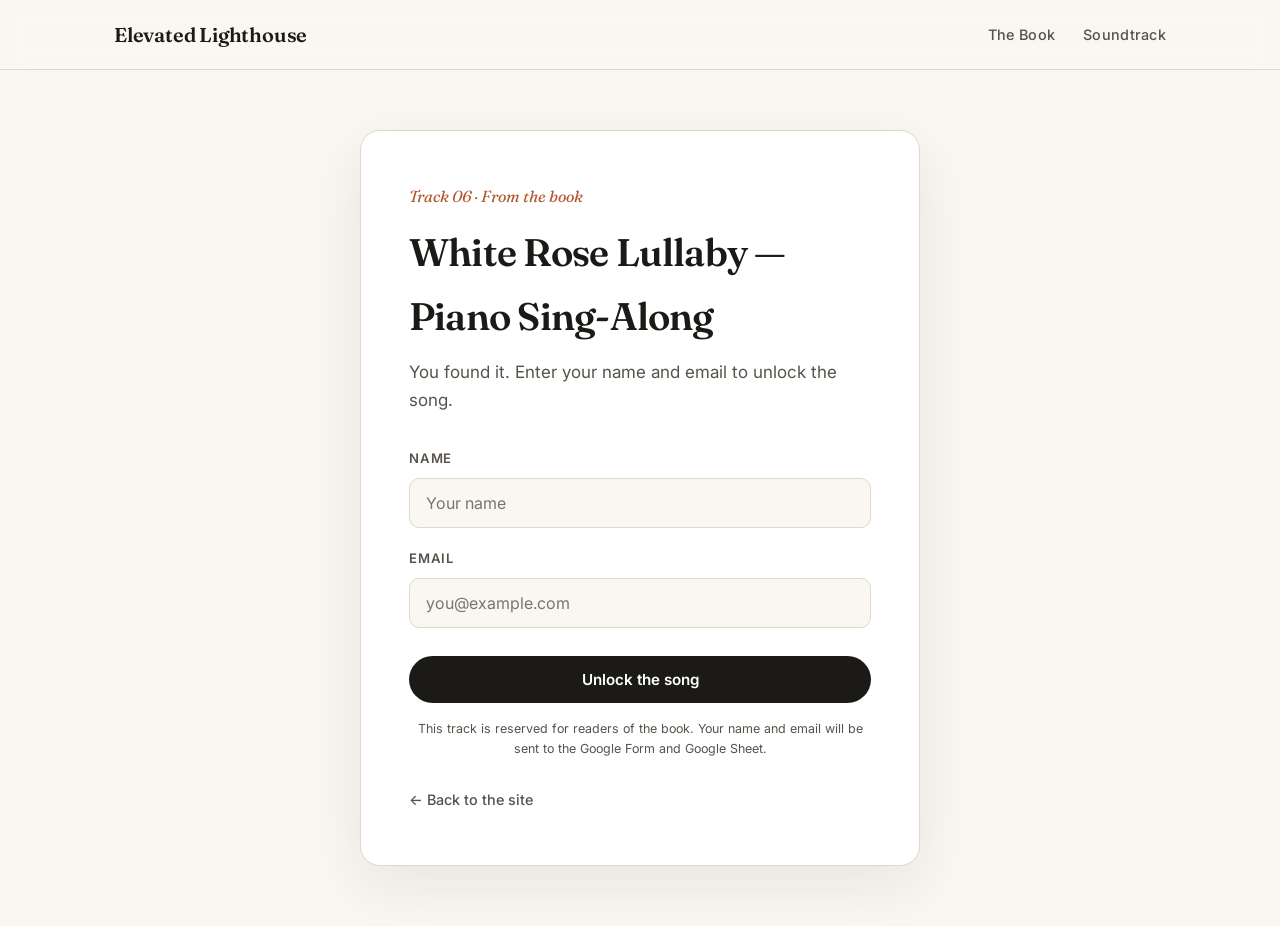
<file: song6.html>
<!DOCTYPE html>
<html lang="en">
<head>
  <meta charset="UTF-8">
  <meta name="viewport" content="width=device-width, initial-scale=1.0">
  <title>White Rose Lullaby — Piano Sing-Along — D.T. Rocca</title>
  <meta name="description" content="Unlock 'White Rose Lullaby — Piano Sing-Along' — an original track from D.T. Rocca's debut novel, The Incredible Adventure at Shadow Stills.">
  <link rel="preconnect" href="https://fonts.googleapis.com">
  <link href="https://fonts.googleapis.com/css2?family=Fraunces:ital,wght@0,400;0,600;1,400&family=Inter:wght@400;500;600&display=swap" rel="stylesheet">
  <link rel="stylesheet" href="assets/css/style.css">
</head>
<body>

<nav>
  <div class="nav-inner">
    <a class="nav-logo" href="index.html">Elevated Lighthouse</a>
    <ul class="nav-links">
      <li><a href="index.html#book">The Book</a></li>
      <li><a href="index.html#soundtrack">Soundtrack</a></li>
    </ul>
  </div>
</nav>

<main class="song-page">
  <div class="wrap">
    <div class="song-card">
      <span class="track-num">Track 06 · From the book</span>
      <h1>White Rose Lullaby — Piano Sing-Along</h1>

      <div class="gate" id="gate">
        <p class="sub">You found it. Enter your name and email to unlock the song.</p>
        <form id="unlock-form">
          <div class="field">
            <label for="name">Name</label>
            <input type="text" id="name" name="name" required autocomplete="name" placeholder="Your name">
          </div>
          <div class="field">
            <label for="email">Email</label>
            <input type="email" id="email" name="email" required autocomplete="email" placeholder="you@example.com">
          </div>
          <button class="btn" type="submit">Unlock the song</button>
          <p class="fineprint" id="access-message">This track is reserved for readers of the book. Your name and email will be sent to the Google Form and Google Sheet.</p>
        </form>
      </div>

      <div class="player" id="player">
        <p class="thanks" id="thanks">Enjoy the track.</p>
        <audio controls preload="metadata" src="assets/audio/song-6-white-rose-piano-singalong.mp3"></audio>
        <a class="btn" href="assets/audio/song-6-white-rose-piano-singalong.mp3" download="D.T. Rocca - White Rose Lullaby - Piano Sing-Along.mp3">Download MP3</a>
      </div>

      <a class="back-link" href="index.html">← Back to the site</a>
    </div>
  </div>
</main>

<script>
/* ============================================================
   GOOGLE FORM SETUP (see README.md, step 3)
   Replace the three placeholder values below with the ones
   from your Google Form. Until then, the page still works —
   it just won't record submissions.
   ============================================================ */
const GOOGLE_FORM = {
  formId:     "1FAIpQLScpxImgHjw2cyqSU5v4x2XbGDVwj7Vu0P5uckMqoClORRByzg",   // Google Form ID
  nameEntry:  "entry.2109690052",   // field ID for "Name"
  emailEntry: "entry.1068487941",   // field ID for "Email"
  songField:  "entry.1078256840"    // field ID for "Song"
};
const SONG_NAME = "White Rose Lullaby — Piano Sing-Along";
const STORAGE_KEY = "dr_unlocked_song6";
const ACCESS_STORAGE_KEY = "dr_book_access";

const gate = document.getElementById("gate");
const player = document.getElementById("player");

function showPlayer(name) {
  if (name) document.getElementById("thanks").textContent = `Thanks, ${name} — enjoy the track.`;
  gate.classList.add("hidden");
  player.classList.add("active");
}

function grantAccess(name, email) {
  try { localStorage.setItem(STORAGE_KEY, JSON.stringify({ name, email })); } catch (e) {}
  try { localStorage.setItem(ACCESS_STORAGE_KEY, "granted"); } catch (e) {}
  showPlayer(name);
}

function submitToGoogleForm(name, email) {
  if (!GOOGLE_FORM.formId || !GOOGLE_FORM.nameEntry || !GOOGLE_FORM.emailEntry) return;

  const data = new FormData();
  data.append(GOOGLE_FORM.nameEntry, name);
  data.append(GOOGLE_FORM.emailEntry, email);
  if (GOOGLE_FORM.songField) data.append(GOOGLE_FORM.songField, SONG_NAME);

  fetch(`https://docs.google.com/forms/d/e/${GOOGLE_FORM.formId}/formResponse`, {
    method: "POST", mode: "no-cors", body: data
  }).catch(() => {});
}

try {
  const saved = JSON.parse(localStorage.getItem(STORAGE_KEY));
  const granted = localStorage.getItem(ACCESS_STORAGE_KEY) === "granted";
  if (saved || granted) {
    grantAccess(saved?.name || "", saved?.email || "");
  }
} catch (e) {}

document.getElementById("unlock-form").addEventListener("submit", function (e) {
  e.preventDefault();
  const name = document.getElementById("name").value.trim();
  const email = document.getElementById("email").value.trim();
  const accessMessage = document.getElementById("access-message");

  submitToGoogleForm(name, email);
  grantAccess(name, email);
});
</script>
</body>
</html>
</file>
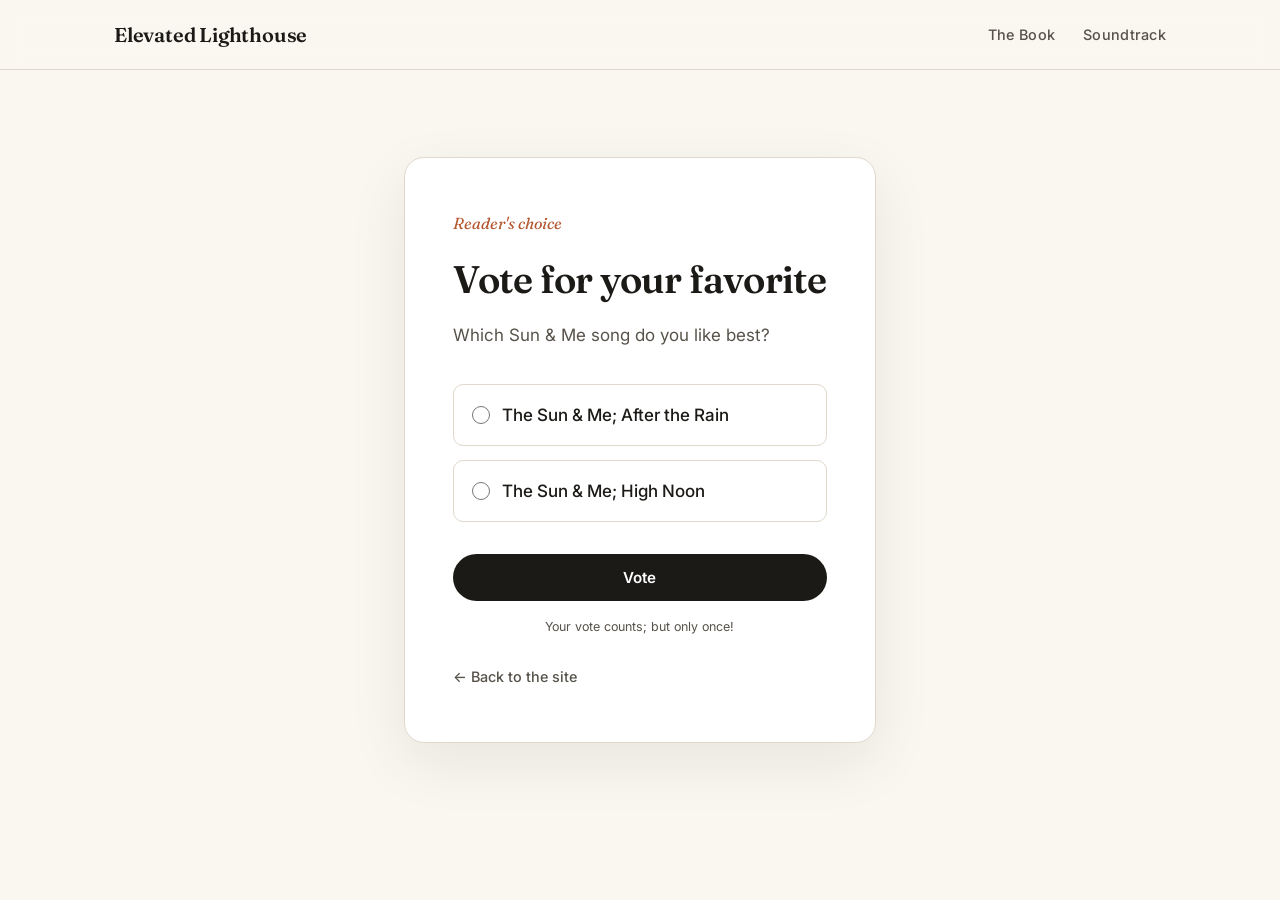
<file: vote.html>
<!DOCTYPE html>
<html lang="en">
<head>
  <meta charset="UTF-8">
  <meta name="viewport" content="width=device-width, initial-scale=1.0">
  <title>Vote for your favorite — D.T. Rocca</title>
  <meta name="description" content="Vote for your favorite Sun & Me track from D.T. Rocca's debut novel, The Incredible Adventure at Shadow Stills.">
  <link rel="preconnect" href="https://fonts.googleapis.com">
  <link href="https://fonts.googleapis.com/css2?family=Fraunces:ital,wght@0,400;0,600;1,400&family=Inter:wght@400;500;600&display=swap" rel="stylesheet">
  <link rel="stylesheet" href="assets/css/style.css">
</head>
<body>

<nav>
  <div class="nav-inner">
    <a class="nav-logo" href="index.html">Elevated Lighthouse</a>
    <ul class="nav-links">
      <li><a href="index.html#book">The Book</a></li>
      <li><a href="index.html#soundtrack">Soundtrack</a></li>
    </ul>
  </div>
</nav>

<main class="song-page">
  <div class="wrap">
    <div class="song-card">
      <span class="track-num">Reader's choice</span>
      <h1>Vote for your favorite</h1>

      <div class="gate" id="picker">
        <p class="sub">Which Sun &amp; Me song do you like best?</p>
        <form id="vote-form">
          <div class="vote-options">
            <label class="vote-option">
              <input type="radio" name="song" value="afterTheRain" required>
              <span>The Sun &amp; Me; After the Rain</span>
            </label>
            <label class="vote-option">
              <input type="radio" name="song" value="highNoon">
              <span>The Sun &amp; Me; High Noon</span>
            </label>
          </div>
          <button class="btn" type="submit" id="vote-btn">Vote</button>
          <p class="fineprint" id="vote-status">Your vote counts; but only once!</p>
        </form>
      </div>

      <div class="player" id="result">
        <p class="thanks" id="result-message">Thanks for voting.</p>
        <div class="counts" id="counts">
          <div class="count-row">
            <span class="count-label">The Sun &amp; Me; After the Rain</span>
            <div class="count-bar"><div class="count-fill" id="bar-afterTheRain"></div></div>
            <span class="count-value" id="count-afterTheRain">0 votes</span>
          </div>
          <div class="count-row">
            <span class="count-label">The Sun &amp; Me; High Noon</span>
            <div class="count-bar"><div class="count-fill" id="bar-highNoon"></div></div>
            <span class="count-value" id="count-highNoon">0 votes</span>
          </div>
        </div>
      </div>

      <a class="back-link" href="index.html">← Back to the site</a>
    </div>
  </div>
</main>

<script>
/* ============================================================
   APPS SCRIPT SETUP (see README.md)
   Paste the Web App URL from your deployed Apps Script below.
   Until then, the page still renders — voting is just disabled.
   ============================================================ */
const VOTE_ENDPOINT = "https://script.google.com/macros/s/AKfycbyJ8T3P7XfZeB8prMkb2y1peJuxlS8btnJgD_Cyt7SOj5yfCUHRZzjXdb5LHwIUWnmd/exec";
const STORAGE_KEY = "dr_voted_song";
const SONG_LABELS = {
  highNoon: "The Sun & Me; High Noon",
  afterTheRain: "The Sun & Me; After the Rain"
};

const picker = document.getElementById("picker");
const result = document.getElementById("result");
const voteBtn = document.getElementById("vote-btn");
const voteStatus = document.getElementById("vote-status");
const resultMessage = document.getElementById("result-message");

function renderCounts(counts) {
  const total = (counts.highNoon || 0) + (counts.afterTheRain || 0);
  ["afterTheRain", "highNoon"].forEach(function (key) {
    const value = counts[key] || 0;
    const pct = total ? Math.round((value / total) * 100) : 0;
    document.getElementById("count-" + key).textContent = value + (value === 1 ? " vote" : " votes");
    document.getElementById("bar-" + key).style.width = pct + "%";
  });
}

function showResult(song, counts, alreadyVoted) {
  picker.classList.add("hidden");
  result.classList.add("active");
  resultMessage.textContent = alreadyVoted
    ? `You already voted for ${SONG_LABELS[song]}.`
    : `Thanks for voting for ${SONG_LABELS[song]}!`;
  renderCounts(counts);
}

function getPublicIp() {
  return fetch("https://api.ipify.org?format=json")
    .then(function (res) { return res.json(); })
    .then(function (data) { return data.ip; })
    .catch(function () { return "unknown"; });
}

function fetchCountsOnly() {
  if (!VOTE_ENDPOINT) return;
  fetch(VOTE_ENDPOINT + "?action=counts")
    .then(function (res) { return res.json(); })
    .then(function (counts) { renderCounts(counts); })
    .catch(function () {});
}

try {
  const savedSong = localStorage.getItem(STORAGE_KEY);
  if (savedSong) {
    picker.classList.add("hidden");
    result.classList.add("active");
    resultMessage.textContent = `You voted for ${SONG_LABELS[savedSong]}.`;
    fetchCountsOnly();
  }
} catch (e) {}

if (!VOTE_ENDPOINT) {
  voteBtn.disabled = true;
  voteStatus.textContent = "Voting isn't set up yet — check back soon.";
}

document.getElementById("vote-form").addEventListener("submit", function (e) {
  e.preventDefault();
  if (!VOTE_ENDPOINT) return;
  const selected = document.querySelector('input[name="song"]:checked');
  if (!selected) return;
  const song = selected.value;

  voteBtn.disabled = true;
  voteStatus.textContent = "Submitting your vote…";

  getPublicIp().then(function (ip) {
    const url = VOTE_ENDPOINT + "?action=vote&song=" + encodeURIComponent(song) + "&ip=" + encodeURIComponent(ip);
    return fetch(url).then(function (res) { return res.json(); });
  }).then(function (data) {
    try { localStorage.setItem(STORAGE_KEY, song); } catch (e) {}
    showResult(song, data, !!data.alreadyVoted);
  }).catch(function () {
    voteStatus.textContent = "Something went wrong — please try again.";
    voteBtn.disabled = false;
  });
});
</script>
</body>
</html>
</file>
<file: assets/css/style.css>
/* Dan Rocca — light editorial theme */
:root {
  --bg: #faf7f1;
  --bg-alt: #f1ece2;
  --ink: #1c1a17;
  --ink-soft: #57524a;
  --accent: #b4552d;
  --accent-dark: #8f3f1e;
  --line: #e0d9cb;
  --serif: "Fraunces", Georgia, serif;
  --sans: "Inter", -apple-system, sans-serif;
}

* { margin: 0; padding: 0; box-sizing: border-box; }
html { scroll-behavior: smooth; }

body {
  background: var(--bg);
  color: var(--ink);
  font-family: var(--sans);
  font-size: 17px;
  line-height: 1.65;
  -webkit-font-smoothing: antialiased;
}

::selection { background: var(--accent); color: #fff; }

.wrap { max-width: 1100px; margin: 0 auto; padding: 0 24px; }

/* ---------- Nav ---------- */
nav {
  position: sticky; top: 0; z-index: 50;
  background: rgba(250, 247, 241, 0.88);
  backdrop-filter: blur(12px);
  border-bottom: 1px solid var(--line);
}
.nav-inner {
  display: flex; align-items: center; justify-content: space-between;
  padding: 18px 24px; max-width: 1100px; margin: 0 auto;
}
.nav-logo {
  font-family: var(--serif); font-weight: 600; font-size: 1.25rem;
  text-decoration: none; color: var(--ink); letter-spacing: -0.01em;
}
.nav-links { display: flex; gap: 28px; list-style: none; }
.nav-links a {
  text-decoration: none; color: var(--ink-soft); font-size: 0.9rem;
  font-weight: 500; letter-spacing: 0.02em; transition: color 0.2s;
}
.nav-links a:hover { color: var(--accent); }

/* ---------- Hero ---------- */
.hero { padding: 110px 0 90px; }
.hero .kicker {
  font-size: 0.8rem; font-weight: 600; letter-spacing: 0.18em;
  text-transform: uppercase; color: var(--accent); margin-bottom: 20px;
}
.hero h1 {
  font-family: var(--serif); font-weight: 600;
  font-size: clamp(3rem, 8.5vw, 6.5rem);
  line-height: 1.02; letter-spacing: -0.03em; margin-bottom: 28px;
}
.hero h1 em { font-style: italic; color: var(--accent); }
.hero p.lede {
  font-size: 1.25rem; color: var(--ink-soft); max-width: 620px;
  margin-bottom: 40px;
}

.btn {
  display: inline-block; padding: 14px 32px; border-radius: 100px;
  background: var(--ink); color: #fff; text-decoration: none;
  font-weight: 600; font-size: 0.95rem; transition: all 0.25s;
  border: none; cursor: pointer; font-family: var(--sans);
}
.btn:hover { background: var(--accent); transform: translateY(-2px); }
.btn.ghost {
  background: transparent; color: var(--ink);
  border: 1.5px solid var(--ink); margin-left: 12px;
}
.btn.ghost:hover { background: var(--ink); color: #fff; }

/* ---------- Sections ---------- */
section { padding: 90px 0; }
.section-label {
  font-size: 0.8rem; font-weight: 600; letter-spacing: 0.18em;
  text-transform: uppercase; color: var(--accent); margin-bottom: 16px;
}
h2 {
  font-family: var(--serif); font-weight: 600;
  font-size: clamp(2rem, 4.5vw, 3.2rem);
  letter-spacing: -0.02em; line-height: 1.1; margin-bottom: 24px;
}

/* ---------- About ---------- */
.about { background: var(--bg-alt); border-top: 1px solid var(--line); border-bottom: 1px solid var(--line); }
.about-grid { display: grid; grid-template-columns: 340px 1fr; gap: 64px; align-items: start; }
.portrait {
  aspect-ratio: 4/5; border-radius: 12px; overflow: hidden;
  background: linear-gradient(160deg, #d8cfbf, #b8ac96);
  display: flex; align-items: center; justify-content: center;
  position: relative;
}
.portrait span {
  font-family: var(--serif); font-size: 5rem; color: rgba(255,255,255,0.85);
  font-weight: 600;
}
.portrait .caption {
  position: absolute; bottom: 12px; left: 12px; right: 12px;
  font-size: 0.72rem; color: rgba(255,255,255,0.9); font-family: var(--sans);
  background: rgba(28,26,23,0.45); padding: 6px 10px; border-radius: 6px;
  text-align: center;
}
.about-text p { color: var(--ink-soft); margin-bottom: 18px; max-width: 560px; }
.about-text p:first-of-type { font-size: 1.15rem; color: var(--ink); }

/* ---------- Book ---------- */
.book-grid { display: grid; grid-template-columns: 300px 1fr; gap: 64px; align-items: center; }
.book-cover {
  aspect-ratio: 2/3; border-radius: 6px;
  background: linear-gradient(155deg, #24303a 0%, #3d5a6c 55%, #b4552d 130%);
  box-shadow: 24px 24px 60px rgba(28,26,23,0.18), 0 2px 0 rgba(255,255,255,0.15) inset;
  display: flex; flex-direction: column; justify-content: space-between;
  padding: 34px 26px; color: #f5efe4; transform: rotate(-1.5deg);
  transition: transform 0.35s;
}
.book-cover:hover { transform: rotate(0deg) scale(1.02); }
.book-cover .bc-title {
  font-family: var(--serif); font-size: 1.45rem; line-height: 1.18;
  font-weight: 600; letter-spacing: -0.01em; display: block;
}
.book-cover .bc-sub {
  display: block; font-family: var(--serif); font-style: italic;
  font-size: 0.9rem; margin-top: 12px; opacity: 0.85; line-height: 1.35;
}
.book-cover .bc-author {
  font-size: 0.8rem; letter-spacing: 0.22em; text-transform: uppercase;
  opacity: 0.85;
}
.badge {
  display: inline-block; font-size: 0.75rem; font-weight: 600;
  letter-spacing: 0.12em; text-transform: uppercase;
  background: var(--accent); color: #fff; padding: 6px 14px;
  border-radius: 100px; margin-bottom: 18px;
}
.book-info p { color: var(--ink-soft); margin-bottom: 16px; max-width: 540px; }
.book-meta {
  display: flex; gap: 36px; margin: 28px 0; padding: 20px 0;
  border-top: 1px solid var(--line); border-bottom: 1px solid var(--line);
}
.book-meta div span { display: block; }
.book-meta .k { font-size: 0.72rem; letter-spacing: 0.14em; text-transform: uppercase; color: var(--ink-soft); }
.book-meta .v { font-family: var(--serif); font-size: 1.1rem; font-weight: 600; }

/* ---------- Soundtrack ---------- */
.soundtrack { background: var(--ink); color: #f5efe4; }
.soundtrack .section-label { color: #e8a184; }
.soundtrack h2 { color: #f5efe4; }
.soundtrack > .wrap > p { color: #b5aea2; max-width: 620px; margin-bottom: 48px; }
.tracks { display: grid; grid-template-columns: 1fr 1fr; gap: 24px; }
.track-card {
  background: rgba(255,255,255,0.06); border: 1px solid rgba(255,255,255,0.12);
  border-radius: 16px; padding: 36px 32px; text-decoration: none;
  color: #f5efe4; transition: all 0.25s; display: block;
}
.track-card:hover { background: rgba(255,255,255,0.11); transform: translateY(-4px); border-color: var(--accent); }
.track-num {
  font-family: var(--serif); font-style: italic; font-size: 1rem;
  color: #e8a184; margin-bottom: 12px; display: block;
}
.track-card h3 { font-family: var(--serif); font-size: 1.7rem; font-weight: 600; margin-bottom: 10px; }
.track-card p { color: #b5aea2; font-size: 0.95rem; margin-bottom: 20px; }
.track-card .listen {
  font-weight: 600; font-size: 0.9rem; color: #e8a184;
  letter-spacing: 0.04em;
}

/* ---------- Footer ---------- */
footer { padding: 60px 0; border-top: 1px solid var(--line); }
.footer-inner {
  display: flex; justify-content: space-between; align-items: center;
  flex-wrap: wrap; gap: 20px;
}
footer p { color: var(--ink-soft); font-size: 0.88rem; }
.socials { display: flex; gap: 20px; }
.socials a { color: var(--ink-soft); text-decoration: none; font-size: 0.88rem; font-weight: 500; }
.socials a:hover { color: var(--accent); }

/* ---------- Song pages ---------- */
.song-page { min-height: calc(100vh - 140px); display: flex; align-items: center; padding: 60px 0; }
.song-card {
  max-width: 560px; margin: 0 auto; width: 100%;
  background: #fff; border: 1px solid var(--line); border-radius: 20px;
  padding: 52px 48px; box-shadow: 0 20px 60px rgba(28,26,23,0.08);
}
.song-card .track-num { color: var(--accent); }
.song-card h1 {
  font-family: var(--serif); font-size: 2.4rem; font-weight: 600;
  letter-spacing: -0.02em; margin-bottom: 10px;
}
.song-card .sub { color: var(--ink-soft); margin-bottom: 34px; }
.field { margin-bottom: 20px; }
.field label {
  display: block; font-size: 0.82rem; font-weight: 600;
  letter-spacing: 0.06em; text-transform: uppercase;
  color: var(--ink-soft); margin-bottom: 8px;
}
.field input {
  width: 100%; padding: 14px 16px; border: 1.5px solid var(--line);
  border-radius: 10px; font-size: 1rem; font-family: var(--sans);
  background: var(--bg); color: var(--ink); transition: border-color 0.2s;
}
.field input:focus { outline: none; border-color: var(--accent); }
.song-card .btn { width: 100%; text-align: center; margin-top: 8px; }
.fineprint { font-size: 0.78rem; color: var(--ink-soft); margin-top: 16px; text-align: center; }

.player { display: none; }
.player.active { display: block; animation: rise 0.5s ease; }
.gate.hidden { display: none; }
@keyframes rise { from { opacity: 0; transform: translateY(12px); } to { opacity: 1; transform: none; } }
.player .thanks {
  font-family: var(--serif); font-style: italic; font-size: 1.1rem;
  color: var(--accent); margin-bottom: 22px;
}
.player audio { width: 100%; margin-bottom: 22px; }
.back-link {
  display: inline-block; margin-top: 28px; color: var(--ink-soft);
  text-decoration: none; font-size: 0.9rem; font-weight: 500;
}
.back-link:hover { color: var(--accent); }

/* ---------- Reveal animation ---------- */
.reveal { opacity: 0; transform: translateY(24px); transition: opacity 0.7s ease, transform 0.7s ease; }
.reveal.visible { opacity: 1; transform: none; }

/* ---------- Mobile ---------- */
@media (max-width: 780px) {
  .about-grid, .book-grid, .tracks { grid-template-columns: 1fr; gap: 40px; }
  .portrait { max-width: 300px; }
  .book-cover { max-width: 260px; }
  .nav-links { gap: 18px; }
  .nav-links a { font-size: 0.82rem; }
  section { padding: 64px 0; }
  .hero { padding: 72px 0 56px; }
  .song-card { padding: 38px 26px; }
  .btn.ghost { margin-left: 0; margin-top: 12px; }
}

/* ---------- Vote page ---------- */
.tracks-group { margin-bottom: 48px; }
.tracks-group:last-child { margin-bottom: 0; }
.tracks-group-title {
  font-family: var(--serif); font-size: 1.3rem; font-weight: 600;
  color: #f5efe4; margin-bottom: 20px;
}
.vote-options { display: flex; flex-direction: column; gap: 14px; margin-bottom: 24px; }
.vote-option {
  display: flex; align-items: center; gap: 12px; padding: 16px 18px;
  border: 1.5px solid var(--line); border-radius: 10px; cursor: pointer;
  transition: border-color 0.2s, background 0.2s;
}
.vote-option:hover { border-color: var(--accent); }
.vote-option input { accent-color: var(--accent); width: 18px; height: 18px; }
.vote-option span { font-weight: 500; }
.counts { margin-bottom: 8px; }
.count-row { margin-bottom: 20px; }
.count-label { display: block; font-size: 0.9rem; font-weight: 600; margin-bottom: 8px; }
.count-bar {
  width: 100%; height: 10px; background: var(--bg-alt); border-radius: 100px;
  overflow: hidden; margin-bottom: 6px;
}
.count-fill { height: 100%; background: var(--accent); width: 0%; transition: width 0.5s ease; }
.count-value { font-size: 0.85rem; color: var(--ink-soft); }
</file>
